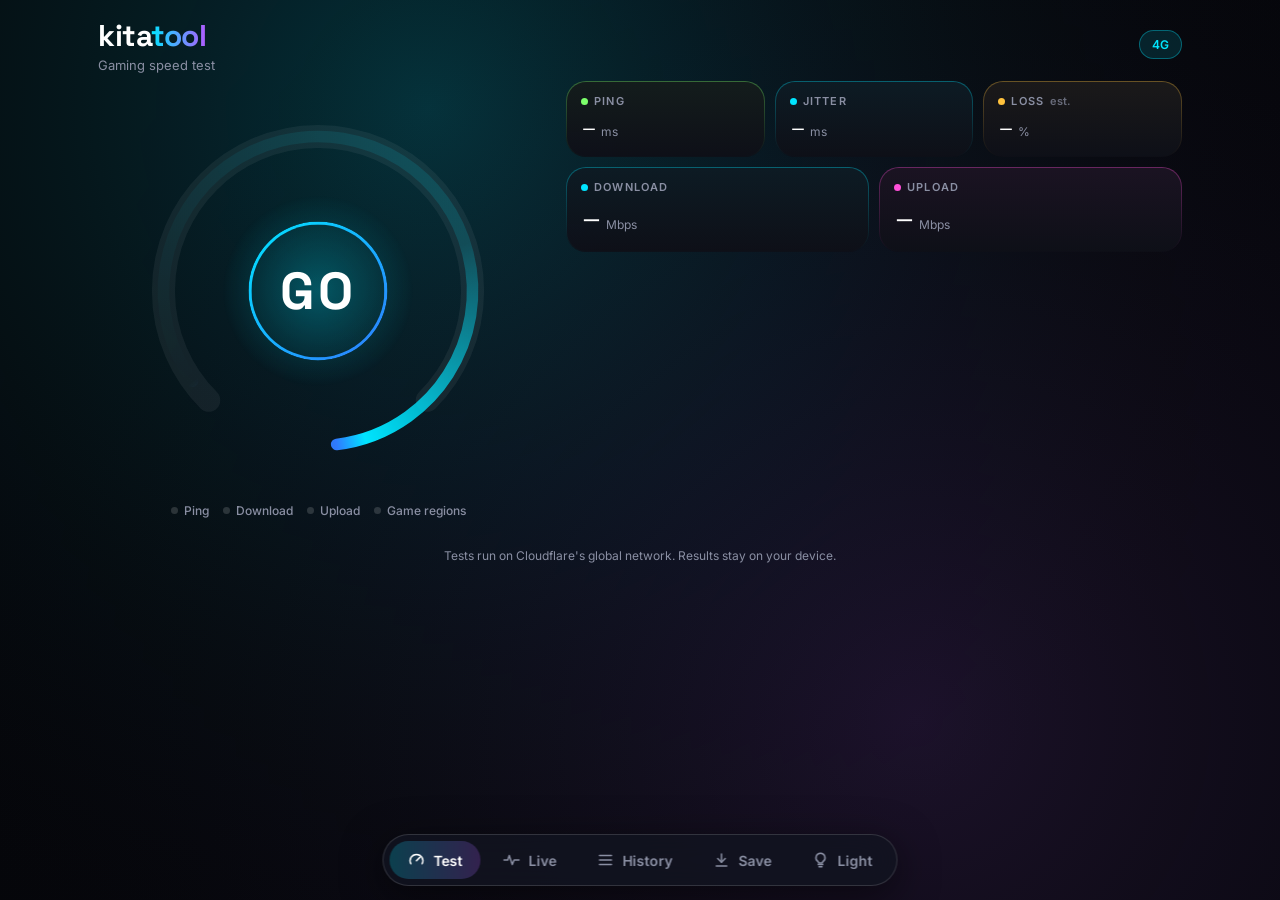
<file: index.html>
<!doctype html>
<html lang="en">
<head>
  <meta charset="utf-8">
  <meta name="viewport" content="width=device-width, initial-scale=1, viewport-fit=cover">
  <title>Kitatool — Gaming Speed Test</title>
  <meta name="description" content="Free gaming speed test: ping, jitter, packet loss, lag under load, download and upload speed, plus ping to game server regions. Find out if your internet is ready for ranked.">
  <meta name="theme-color" content="#06070B">
  <meta property="og:title" content="Kitatool — Gaming Speed Test">
  <meta property="og:description" content="Is your connection ready for ranked? Ping, jitter, lag under load and game-region pings in 30 seconds.">
  <meta property="og:url" content="https://kitatool.com/">
  <meta property="og:type" content="website">
  <link rel="canonical" href="https://kitatool.com/">
  <link rel="icon" href="icon.svg" type="image/svg+xml">
  <link rel="apple-touch-icon" href="icon.svg">
  <link rel="manifest" href="manifest.webmanifest">
  <link rel="preconnect" href="https://fonts.googleapis.com">
  <link rel="preconnect" href="https://fonts.gstatic.com" crossorigin>
  <link href="https://fonts.googleapis.com/css2?family=Inter:wght@300;400;500;600;700&family=Space+Grotesk:wght@300;400;500;700&display=swap" rel="stylesheet">
  <link rel="preconnect" href="https://speed.cloudflare.com" crossorigin>
  <link rel="stylesheet" href="style.css">
</head>
<body>
  <canvas id="aurora" aria-hidden="true"></canvas>

  <!-- ============================== TEST ============================== -->
  <main id="tab-test" class="tab active">
    <header class="top">
      <div>
        <h1 class="brand">kita<span>tool</span></h1>
        <p id="subline" class="dim">Gaming speed test</p>
      </div>
      <span id="netChip" class="chip">Detecting…</span>
    </header>

    <div class="test-layout">
      <section class="gauge-col">
        <div class="gauge-wrap">
          <canvas id="gauge"></canvas>
          <button id="goBtn" class="go" aria-label="Start speed test"><span>GO</span></button>
          <div id="readout" class="readout hidden">
            <div id="readValue" class="read-value">0</div>
            <div id="readUnit" class="dim">Mbps</div>
            <div id="readPhase" class="read-phase">PING</div>
          </div>
        </div>
        <div class="steps" id="steps">
          <span data-p="ping" style="--c:var(--lime)"><i></i>Ping</span>
          <span data-p="download" style="--c:var(--cyan)"><i></i>Download</span>
          <span data-p="upload" style="--c:var(--pink)"><i></i>Upload</span>
          <span data-p="regions" style="--c:var(--amber)"><i></i>Game regions</span>
        </div>
        <button id="cancelBtn" class="ghost hidden">Cancel test</button>
      </section>

      <section class="info-col">
        <div id="errorCard" class="card glow-red hidden">
          <div class="card-title red">Test stopped</div>
          <p id="errorText" class="dim"></p>
        </div>

        <div id="graphCard" class="card hidden">
          <div id="graphTitle" class="section">Download · live</div>
          <canvas id="graph" class="graph"></canvas>
        </div>

        <div class="tiles">
          <div class="tile" style="--c:var(--lime)"><div class="tl"><i></i>Ping</div><div class="tv"><b id="vPing">–</b><small>ms</small></div></div>
          <div class="tile" style="--c:var(--cyan)"><div class="tl"><i></i>Jitter</div><div class="tv"><b id="vJitter">–</b><small>ms</small></div></div>
          <div class="tile" style="--c:var(--amber)"><div class="tl"><i></i>Loss <em>est.</em></div><div class="tv"><b id="vLoss">–</b><small>%</small></div></div>
        </div>
        <div class="tiles two">
          <div class="tile big" style="--c:var(--cyan)"><div class="tl"><i></i>Download</div><div class="tv"><b id="vDown">–</b><small>Mbps</small></div></div>
          <div class="tile big" style="--c:var(--pink)"><div class="tl"><i></i>Upload</div><div class="tv"><b id="vUp">–</b><small>Mbps</small></div></div>
        </div>

        <div id="results" class="hidden">
          <div class="card" id="scoreCard">
            <div class="section">Gaming score</div>
            <div class="score-row">
              <div class="score-ring">
                <canvas id="scoreRing" width="216" height="216"></canvas>
                <div class="score-mid"><b id="grade">A</b><small id="scoreNum">0/100</small></div>
              </div>
              <div class="score-text">
                <p id="verdict" class="verdict"></p>
                <div class="kv"><span>Lag when busy</span><b id="kBloat">–</b></div>
                <div class="kv"><span>Ping while downloading</span><b id="kLd">–</b></div>
                <div class="kv"><span>Ping while uploading</span><b id="kLu">–</b></div>
              </div>
            </div>
            <p class="note">“Lag when busy” is how much your ping rises when someone on your network is streaming or downloading. Under 30 ms is great for gaming.</p>
          </div>

          <div class="card">
            <div class="section">Ready for</div>
            <div id="readiness"></div>
          </div>

          <div class="card">
            <div class="section">Ping to game server regions</div>
            <div id="regions"></div>
            <p class="note">Measured to cloud data centres that host many online games. Pick the lowest region in your game's settings when you can.</p>
          </div>

          <div class="card">
            <div class="section">Connection</div>
            <div id="conn"></div>
          </div>

          <div class="actions">
            <button id="againBtn" class="cta">TEST AGAIN</button>
            <button id="shareBtn" class="ghost">Share result</button>
          </div>
        </div>
      </section>
    </div>
  </main>

  <!-- ============================== LIVE ============================== -->
  <main id="tab-live" class="tab">
    <header class="top">
      <div>
        <h1 class="brand">Live <span>Ping</span></h1>
        <p class="dim">Watch lag spikes and packet loss in real time</p>
      </div>
    </header>
    <div class="narrow">
      <div id="targets" class="targets"></div>
      <div class="live-big">
        <div id="liveNow" class="live-now">—</div>
        <div id="liveSub" class="dim">Tap start to monitor</div>
      </div>
      <div class="card" id="liveCard"><canvas id="bars" class="bars"></canvas></div>
      <div class="tiles">
        <div class="tile sm"><div class="tl">Average</div><div class="tv"><b id="lAvg">–</b><small>ms</small></div></div>
        <div class="tile sm"><div class="tl">Best</div><div class="tv"><b id="lMin">–</b><small>ms</small></div></div>
        <div class="tile sm"><div class="tl">Worst</div><div class="tv"><b id="lMax">–</b><small>ms</small></div></div>
      </div>
      <div class="tiles">
        <div class="tile sm"><div class="tl">Jitter</div><div class="tv"><b id="lJit">–</b><small>ms</small></div></div>
        <div class="tile sm"><div class="tl">Loss</div><div class="tv"><b id="lLoss">–</b><small>%</small></div></div>
        <div class="tile sm"><div class="tl">Spikes</div><div class="tv"><b id="lSpk">0</b></div></div>
      </div>
      <div class="actions"><button id="liveBtn" class="cta live">START</button></div>
    </div>
  </main>

  <!-- ============================== HISTORY ============================== -->
  <main id="tab-history" class="tab">
    <header class="top">
      <div>
        <h1 class="brand">His<span>tory</span></h1>
        <p id="histCount" class="dim">0 tests</p>
      </div>
      <button id="clearBtn" class="ghost red hidden">Clear</button>
    </header>
    <div class="narrow" id="histList"></div>
  </main>

  <nav class="tabbar">
    <button data-tab="test" class="sel"><svg viewBox="0 0 24 24"><path d="M4.5 17a8.5 8.5 0 1 1 15 0"/><path d="M12 13l4.5-4.5"/></svg><span>Test</span></button>
    <button data-tab="live"><svg viewBox="0 0 24 24"><path d="M2 12h5l2-6 4 12 2.5-6H22"/></svg><span>Live</span></button>
    <button data-tab="history"><svg viewBox="0 0 24 24"><path d="M4 6h16M4 12h16M4 18h16"/></svg><span>History</span></button>
    <a href="save.html"><svg viewBox="0 0 24 24"><path d="M12 4v11"/><path d="M7 10l5 5 5-5"/><path d="M5 20h14"/></svg><span>Save</span></a>
    <a href="nepa.html"><svg viewBox="0 0 24 24"><path d="M9 18h6M10 21h4"/><path d="M12 3a6 6 0 0 0-3.5 10.9c.6.5 1 1.2 1 2.1h5c0-.9.4-1.6 1-2.1A6 6 0 0 0 12 3z"/></svg><span>Light</span></a>
  </nav>

  <footer class="foot dim">Tests run on Cloudflare's global network. Results stay on your device.</footer>

  <script src="app.js"></script>
</body>
</html>
</file>
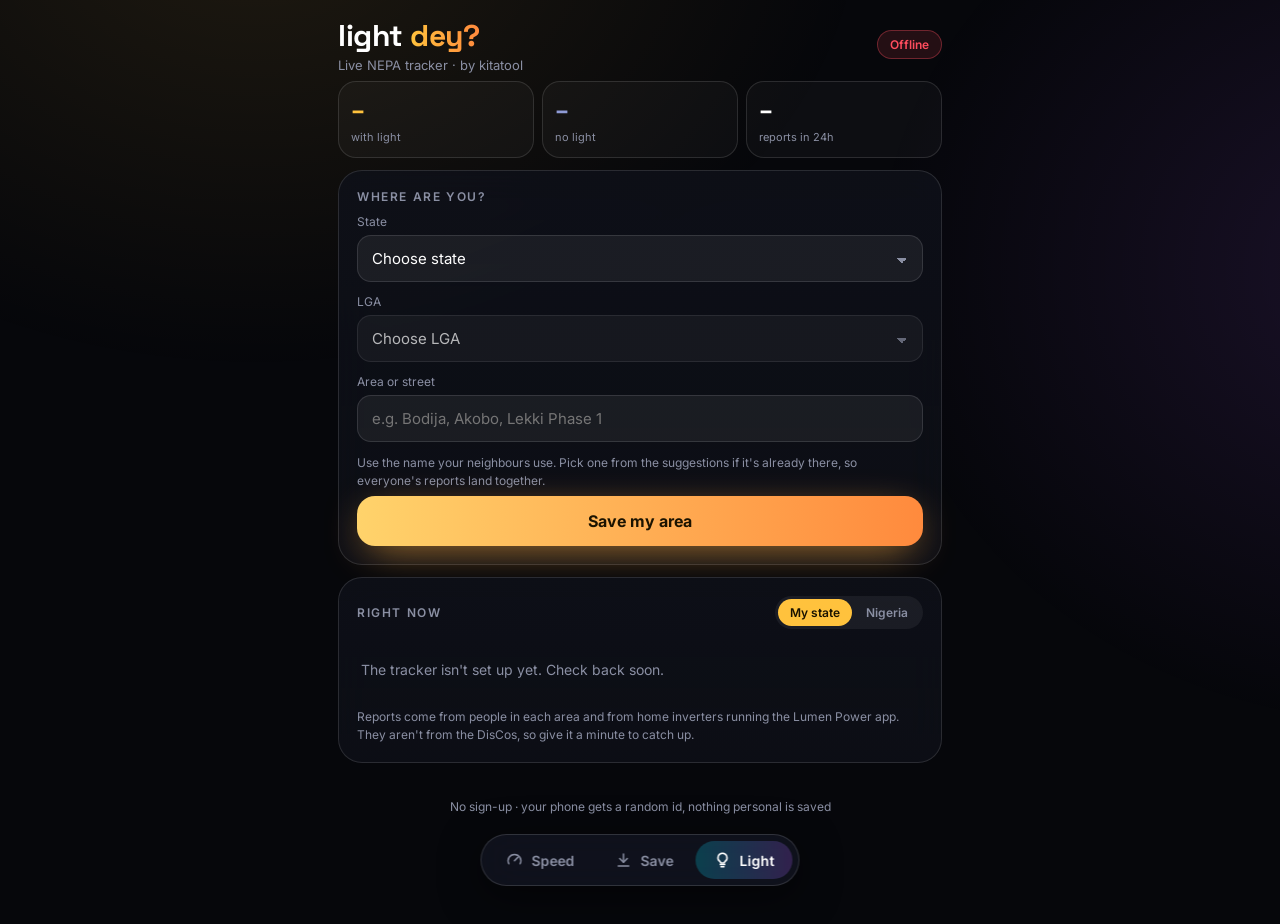
<file: nepa.html>
<!doctype html>
<html lang="en">
<head>
  <meta charset="utf-8">
  <meta name="viewport" content="width=device-width, initial-scale=1, viewport-fit=cover">
  <title>Light Dey? — Live NEPA tracker for your area</title>
  <meta name="description" content="Is there light in your area right now? See live NEPA status by area across Nigeria, hours of light today, and report when light comes or goes.">
  <meta name="theme-color" content="#06070B">
  <meta property="og:title" content="Light Dey? — live NEPA tracker">
  <meta property="og:description" content="See if there's light in your area right now, and how many hours you got today. Tap when light comes or goes.">
  <meta property="og:url" content="https://kitatool.com/nepa.html">
  <meta property="og:type" content="website">
  <link rel="canonical" href="https://kitatool.com/nepa.html">
  <link rel="icon" href="icon.svg" type="image/svg+xml">
  <link rel="apple-touch-icon" href="icon.svg">
  <link rel="manifest" href="manifest.webmanifest">
  <link rel="preconnect" href="https://fonts.googleapis.com">
  <link rel="preconnect" href="https://fonts.gstatic.com" crossorigin>
  <link href="https://fonts.googleapis.com/css2?family=Inter:wght@300;400;500;600;700&family=Space+Grotesk:wght@300;400;500;700&display=swap" rel="stylesheet">
  <link rel="stylesheet" href="style.css">
  <link rel="stylesheet" href="nepa.css">
</head>
<body class="nepa-page">
  <div class="nepa-bg" aria-hidden="true"></div>

  <main class="tab active narrow">
    <header class="top">
      <div>
        <h1 class="brand">light <span>dey?</span></h1>
        <p class="dim">Live NEPA tracker · by kitatool</p>
      </div>
      <span id="liveChip" class="chip" style="--c:var(--dim)">Loading…</span>
    </header>

    <!-- national pulse -->
    <section class="pulse" id="pulse">
      <div><b id="pOn">–</b><small>with light</small></div>
      <div><b id="pOff">–</b><small>no light</small></div>
      <div><b id="pRep">–</b><small>reports in 24h</small></div>
    </section>

    <!-- my area -->
    <section id="mine" class="card mine hidden">
      <div class="mine-top">
        <div class="mine-where">
          <div class="section" id="mineWhere">My area</div>
          <div class="mine-hood" id="mineHood"></div>
        </div>
        <button class="ghost" id="changeBtn">Change</button>
      </div>

      <div class="bulb-row">
        <div class="bulb" id="bulb" aria-hidden="true">
          <svg viewBox="0 0 64 64"><path class="glass" d="M32 6a19 19 0 0 0-11 34.5c2 1.5 3 3.6 3 6V49h16v-2.5c0-2.4 1-4.5 3-6A19 19 0 0 0 32 6z"/><path class="fil" d="M26 33l3-5 3 5 3-5 3 5"/><path class="base" d="M24 53h16M26 58h12"/></svg>
          <i class="rays"></i>
        </div>
        <div>
          <div class="verdict" id="verdict">…</div>
          <div class="since dim" id="since"></div>
        </div>
      </div>

      <div class="today">
        <div class="today-head"><span>Light today</span><b id="todayHrs">–</b></div>
        <div class="today-bar"><i id="todayFill"></i></div>
      </div>

      <div class="week" id="week"></div>

      <div class="report">
        <button class="rep on" id="repOn"><span>💡</span>Light don come</button>
        <button class="rep off" id="repOff"><span>🌑</span>Light don go</button>
      </div>
      <button class="share" id="shareBtn">Share my area's light on X</button>
    </section>

    <!-- set area -->
    <section id="setup" class="card hidden">
      <div class="section">Where are you?</div>
      <label class="fld"><span>State</span><select id="selState"></select></label>
      <label class="fld"><span>LGA</span><select id="selLga"></select></label>
      <label class="fld"><span>Area or street</span>
        <input id="inHood" list="hoodList" maxlength="40" placeholder="e.g. Bodija, Akobo, Lekki Phase 1" autocomplete="off">
      </label>
      <datalist id="hoodList"></datalist>
      <p class="note">Use the name your neighbours use. Pick one from the suggestions if it's already there, so everyone's reports land together.</p>
      <button class="save-go" id="saveArea"><span>Save my area</span></button>
    </section>

    <section id="errCard" class="card glow-red hidden">
      <div class="card-title red" id="errTitle">Something went wrong</div>
      <p class="dim small" id="errText"></p>
    </section>

    <!-- board -->
    <section class="card board">
      <div class="board-head">
        <div class="section">Right now</div>
        <div class="seg" id="scope">
          <button data-s="state" class="sel">My state</button>
          <button data-s="all">Nigeria</button>
        </div>
      </div>
      <div id="boardList" class="board-list"></div>
      <p class="note">Reports come from people in each area and from home inverters running the Lumen Power app. They aren't from the DisCos, so give it a minute to catch up.</p>
    </section>

    <p class="foot dim">No sign-up · your phone gets a random id, nothing personal is saved</p>
  </main>

  <nav class="tabbar">
    <a href="./"><svg viewBox="0 0 24 24"><path d="M4.5 17a8.5 8.5 0 1 1 15 0"/><path d="M12 13l4.5-4.5"/></svg><span>Speed</span></a>
    <a href="save.html"><svg viewBox="0 0 24 24"><path d="M12 4v11"/><path d="M7 10l5 5 5-5"/><path d="M5 20h14"/></svg><span>Save</span></a>
    <a href="nepa.html" class="sel"><svg viewBox="0 0 24 24"><path d="M9 18h6M10 21h4"/><path d="M12 3a6 6 0 0 0-3.5 10.9c.6.5 1 1.2 1 2.1h5c0-.9.4-1.6 1-2.1A6 6 0 0 0 12 3z"/></svg><span>Light</span></a>
  </nav>

  <script src="nepa.js"></script>
</body>
</html>
</file>
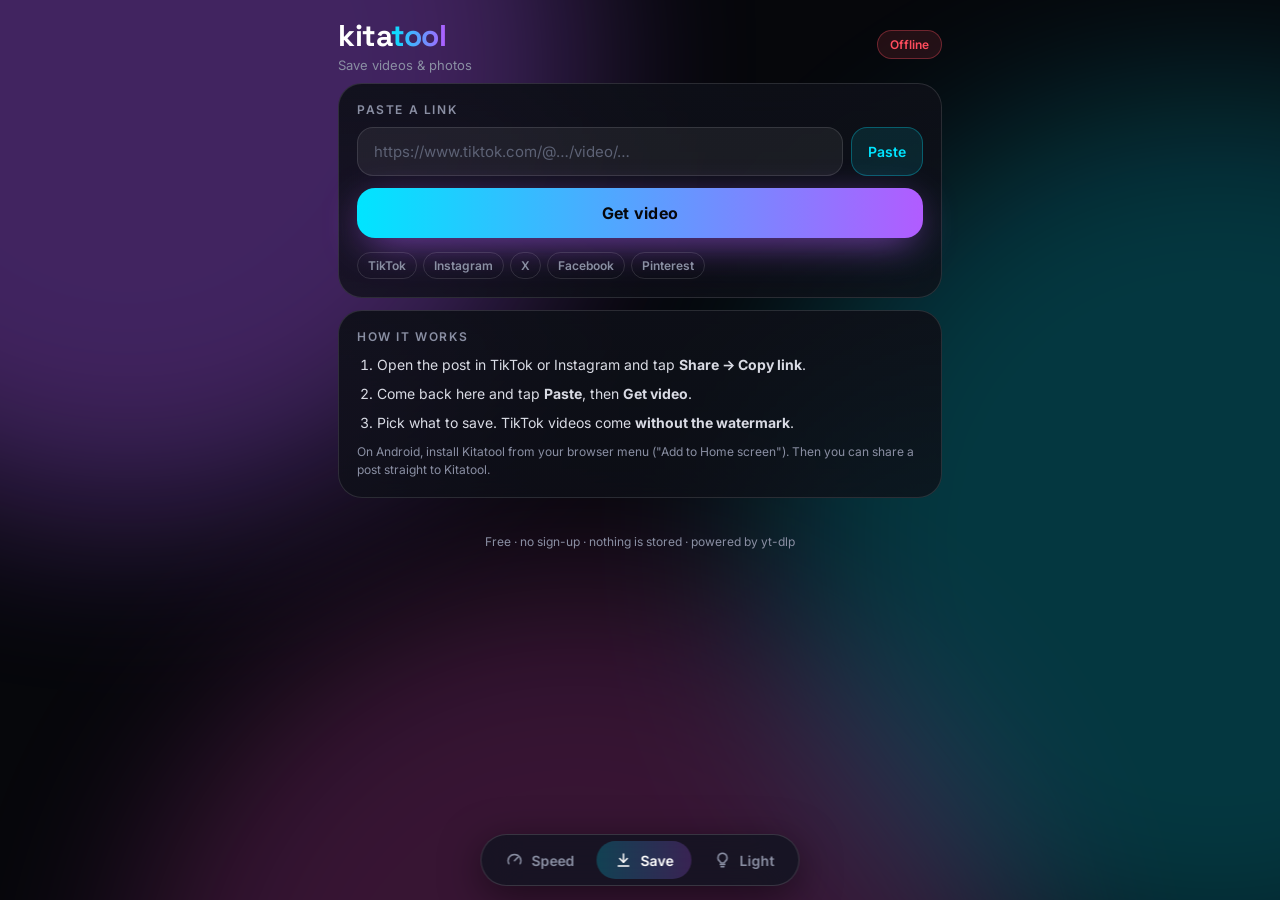
<file: save.html>
<!doctype html>
<html lang="en">
<head>
  <meta charset="utf-8">
  <meta name="viewport" content="width=device-width, initial-scale=1, viewport-fit=cover">
  <title>Kitatool Save — TikTok & Instagram Downloader</title>
  <meta name="description" content="Paste a TikTok, Instagram, X, Facebook or Pinterest link and save the video or photos. TikTok without watermark. Free, no sign-up.">
  <meta name="theme-color" content="#06070B">
  <meta property="og:title" content="Kitatool Save — paste a link, save the video">
  <meta property="og:description" content="TikTok (no watermark), Instagram Reels and photos, X, Facebook and Pinterest. Free, no sign-up.">
  <meta property="og:url" content="https://kitatool.com/save.html">
  <meta property="og:type" content="website">
  <link rel="canonical" href="https://kitatool.com/save.html">
  <link rel="icon" href="icon.svg" type="image/svg+xml">
  <link rel="apple-touch-icon" href="icon.svg">
  <link rel="manifest" href="manifest.webmanifest">
  <link rel="preconnect" href="https://fonts.googleapis.com">
  <link rel="preconnect" href="https://fonts.gstatic.com" crossorigin>
  <link href="https://fonts.googleapis.com/css2?family=Inter:wght@300;400;500;600;700&family=Space+Grotesk:wght@300;400;500;700&display=swap" rel="stylesheet">
  <link rel="stylesheet" href="style.css">
  <link rel="stylesheet" href="save.css">
</head>
<body class="save-page">
  <div class="save-bg" aria-hidden="true"><i></i><i></i><i></i></div>

  <main class="tab active narrow">
    <header class="top">
      <div>
        <h1 class="brand">kita<span>tool</span></h1>
        <p class="dim">Save videos & photos</p>
      </div>
      <span id="srvChip" class="chip" style="--c:var(--dim)">Connecting…</span>
    </header>

    <section class="card paste-card">
      <div class="section">Paste a link</div>
      <form id="form" class="paste-row" autocomplete="off">
        <input id="url" type="url" inputmode="url" placeholder="https://www.tiktok.com/@…/video/…" aria-label="Post link" spellcheck="false">
        <button type="button" id="pasteBtn" class="paste-btn" aria-label="Paste from clipboard">Paste</button>
      </form>
      <button id="goBtn" class="save-go" type="submit" form="form"><span>Get video</span></button>
      <div class="platforms" id="platforms">
        <span data-p="tiktok">TikTok</span>
        <span data-p="instagram">Instagram</span>
        <span data-p="x">X</span>
        <span data-p="facebook">Facebook</span>
        <span data-p="pinterest">Pinterest</span>
      </div>
    </section>

    <section id="status" class="card status hidden">
      <div class="spinner"></div>
      <div>
        <div id="statusTitle" class="card-title">Reading the post…</div>
        <p id="statusText" class="dim small"></p>
      </div>
    </section>

    <section id="errorCard" class="card glow-red hidden">
      <div class="card-title red">Couldn't save that</div>
      <p id="errorText" class="dim small"></p>
    </section>

    <section id="result" class="card result hidden">
      <div class="res-head">
        <div class="res-thumb"><img id="resThumb" alt=""></div>
        <div class="res-meta">
          <span id="resPlatform" class="chip"></span>
          <div id="resAuthor" class="res-author"></div>
          <p id="resTitle" class="dim small res-title"></p>
        </div>
      </div>
      <div id="items" class="items"></div>
      <p class="note">Save your own posts, or ones you have permission to use. Re-uploading other people's videos can get your account flagged for copyright.</p>
    </section>

    <section class="card how">
      <div class="section">How it works</div>
      <ol>
        <li>Open the post in TikTok or Instagram and tap <b>Share → Copy link</b>.</li>
        <li>Come back here and tap <b>Paste</b>, then <b>Get video</b>.</li>
        <li>Pick what to save. TikTok videos come <b>without the watermark</b>.</li>
      </ol>
      <p class="note">On Android, install Kitatool from your browser menu ("Add to Home screen"). Then you can share a post straight to Kitatool.</p>
    </section>
    <p class="foot dim">Free · no sign-up · nothing is stored · powered by yt-dlp</p>
  </main>

  <nav class="tabbar">
    <a href="./"><svg viewBox="0 0 24 24"><path d="M4.5 17a8.5 8.5 0 1 1 15 0"/><path d="M12 13l4.5-4.5"/></svg><span>Speed</span></a>
    <a href="save.html" class="sel"><svg viewBox="0 0 24 24"><path d="M12 4v11"/><path d="M7 10l5 5 5-5"/><path d="M5 20h14"/></svg><span>Save</span></a>
    <a href="nepa.html"><svg viewBox="0 0 24 24"><path d="M9 18h6M10 21h4"/><path d="M12 3a6 6 0 0 0-3.5 10.9c.6.5 1 1.2 1 2.1h5c0-.9.4-1.6 1-2.1A6 6 0 0 0 12 3z"/></svg><span>Light</span></a>
  </nav>

  <script>
    // Address of the download server (Render). Change this one line if your service has a different name.
    window.KITA_SAVE_API = 'https://kitatool-save.onrender.com';
  </script>
  <script src="save.js"></script>
</body>
</html>
</file>
<file: style.css>
:root {
  --bg: #06070B;
  --card: rgba(14, 16, 24, .86);
  --edge: rgba(255, 255, 255, .12);
  --dim: #8A8FA3;
  --cyan: #00E5FF;
  --blue: #2F7BFF;
  --violet: #B15CFF;
  --pink: #FF4FD8;
  --lime: #7CFF6B;
  --amber: #FFC23D;
  --red: #FF4D5E;
  --num: 'Space Grotesk', 'Inter', system-ui, sans-serif;
}

* { box-sizing: border-box; margin: 0; padding: 0; }
html, body { background: var(--bg); color: #fff; }
body {
  font-family: 'Inter', system-ui, -apple-system, sans-serif;
  min-height: 100vh;
  -webkit-font-smoothing: antialiased;
  -webkit-tap-highlight-color: transparent;
  padding-bottom: calc(110px + env(safe-area-inset-bottom));
  overflow-x: hidden;
}
button { font: inherit; color: inherit; background: none; border: 0; cursor: pointer; }
.hidden { display: none !important; }
.dim { color: var(--dim); }
.red { color: var(--red); }

#aurora { position: fixed; inset: 0; width: 100%; height: 100%; z-index: 0; pointer-events: none; }

.tab { display: none; position: relative; z-index: 1; max-width: 1120px; margin: 0 auto; padding: 16px 18px 0; padding-top: calc(16px + env(safe-area-inset-top)); }
.tab.active { display: block; animation: fade .35s ease; }
@keyframes fade { from { opacity: 0; transform: translateY(6px); } to { opacity: 1; transform: none; } }

.top { display: flex; align-items: center; justify-content: space-between; gap: 12px; margin-bottom: 8px; }
.brand { font-family: var(--num); font-size: 30px; font-weight: 700; letter-spacing: -.5px; }
.brand span { background: linear-gradient(90deg, var(--cyan), var(--violet)); -webkit-background-clip: text; background-clip: text; color: transparent; }
.top p { font-size: 13px; margin-top: 2px; max-width: 70vw; white-space: nowrap; overflow: hidden; text-overflow: ellipsis; }

.chip {
  display: inline-block; font-size: 12px; font-weight: 600; padding: 6px 12px; border-radius: 999px;
  color: var(--c, var(--cyan)); background: color-mix(in srgb, var(--c, var(--cyan)) 12%, transparent);
  border: 1px solid color-mix(in srgb, var(--c, var(--cyan)) 35%, transparent); white-space: nowrap;
}

/* ------------------------------------------------------------- layout */
.test-layout { display: grid; gap: 14px; }
.narrow { max-width: 640px; margin: 0 auto; }
@media (min-width: 1000px) {
  .test-layout { grid-template-columns: 440px 1fr; align-items: start; gap: 28px; }
  .gauge-col { position: sticky; top: 20px; }
}

/* ------------------------------------------------------------- gauge */
.gauge-col { display: flex; flex-direction: column; align-items: center; }
.gauge-wrap { position: relative; width: min(100%, 420px); aspect-ratio: 1; }
#gauge { width: 100%; height: 100%; display: block; }
.go {
  position: absolute; left: 50%; top: 50%; width: 46%; aspect-ratio: 1; transform: translate(-50%, -50%);
  border-radius: 50%; display: grid; place-items: center;
  background: radial-gradient(circle, rgba(0, 229, 255, .28), transparent 70%);
  animation: breathe 2.8s ease-in-out infinite;
}
.go::before {
  content: ''; position: absolute; inset: 14%; border-radius: 50%; padding: 3px;
  background: linear-gradient(135deg, var(--cyan), var(--blue));
  -webkit-mask: linear-gradient(#000 0 0) content-box, linear-gradient(#000 0 0); -webkit-mask-composite: xor; mask-composite: exclude;
  box-shadow: 0 0 40px rgba(0, 229, 255, .35);
}
.go span { font-family: var(--num); font-size: clamp(36px, 9vw, 52px); font-weight: 700; letter-spacing: 4px; position: relative; }
.go:hover span { text-shadow: 0 0 24px var(--cyan); }
@keyframes breathe { 0%, 100% { transform: translate(-50%, -50%) scale(.94); } 50% { transform: translate(-50%, -50%) scale(1); } }

.readout { position: absolute; inset: 0; display: flex; flex-direction: column; align-items: center; justify-content: center; pointer-events: none; padding-bottom: 2%; }
.read-value { font-family: var(--num); font-size: clamp(46px, 13vw, 66px); font-weight: 300; line-height: 1; font-variant-numeric: tabular-nums; }
.read-phase { font-size: 12px; font-weight: 700; letter-spacing: 2px; margin-bottom: 6px; color: var(--cyan); order: -1; }

.steps { display: flex; flex-wrap: wrap; justify-content: center; gap: 14px; margin: 2px 0 6px; }
.steps span { display: flex; align-items: center; gap: 6px; font-size: 12px; font-weight: 500; color: var(--dim); }
.steps i { width: 7px; height: 7px; border-radius: 50%; background: rgba(255, 255, 255, .15); transition: .3s; }
.steps span.on { color: #fff; }
.steps span.on i { background: var(--c); box-shadow: 0 0 10px var(--c); }
.steps span.active { font-weight: 700; }
.steps span.active i { width: 9px; height: 9px; }

/* ------------------------------------------------------------- cards */
.card {
  background: linear-gradient(180deg, rgba(14, 16, 24, .92), rgba(14, 16, 24, .78));
  border: 1px solid var(--edge); border-radius: 24px; padding: 18px; margin-bottom: 12px;
  backdrop-filter: blur(18px); -webkit-backdrop-filter: blur(18px);
  box-shadow: 0 0 0 0 transparent; transition: box-shadow .5s, border-color .5s;
}
.card.glow { border-color: color-mix(in srgb, var(--g) 45%, transparent); box-shadow: 0 0 40px -12px var(--g); }
.glow-red { border-color: rgba(255, 77, 94, .45); }
.card-title { font-size: 16px; font-weight: 600; }
.section { font-size: 12px; font-weight: 600; letter-spacing: 1.6px; text-transform: uppercase; color: var(--dim); margin-bottom: 10px; }
.note { font-size: 12px; color: var(--dim); margin-top: 10px; line-height: 1.5; }
.graph { width: 100%; height: 120px; display: block; }
.bars { width: 100%; height: 170px; display: block; }

.tiles { display: grid; grid-template-columns: repeat(3, 1fr); gap: 10px; margin-bottom: 10px; }
.tiles.two { grid-template-columns: 1fr 1fr; }
.tile {
  border-radius: 20px; padding: 12px 14px; background: var(--card);
  border: 1px solid transparent;
  background-image: linear-gradient(var(--card), var(--card)), linear-gradient(180deg, color-mix(in srgb, var(--c, #fff) 38%, transparent), transparent);
  background-origin: border-box; background-clip: padding-box, border-box;
}
.tl { display: flex; align-items: center; gap: 6px; font-size: 11px; font-weight: 600; letter-spacing: 1.2px; text-transform: uppercase; color: var(--dim); }
.tl i { width: 7px; height: 7px; border-radius: 50%; background: var(--c); }
.tl em { font-style: normal; text-transform: none; letter-spacing: 0; opacity: .7; }
.tv { display: flex; align-items: baseline; gap: 4px; margin-top: 2px; }
.tv b { font-family: var(--num); font-size: 26px; font-weight: 300; font-variant-numeric: tabular-nums; }
.tv small { font-size: 12px; color: var(--dim); }
.tile.big .tv b { font-size: 34px; }
.tile.sm .tv b { font-size: 22px; }

/* ------------------------------------------------------------- results */
.score-row { display: flex; gap: 18px; align-items: center; }
.score-ring { position: relative; width: 108px; height: 108px; flex: none; }
.score-ring canvas { width: 108px; height: 108px; }
.score-mid { position: absolute; inset: 0; display: flex; flex-direction: column; align-items: center; justify-content: center; }
.score-mid b { font-family: var(--num); font-size: 34px; font-weight: 700; }
.score-mid small { font-size: 11px; color: var(--dim); }
.score-text { flex: 1; min-width: 0; }
.verdict { font-size: 17px; font-weight: 600; margin-bottom: 10px; }
.kv { display: flex; justify-content: space-between; gap: 10px; font-size: 13px; padding: 3px 0; }
.kv span { color: var(--dim); }
.kv b { font-weight: 600; text-align: right; }

.ready-row { display: flex; align-items: center; justify-content: space-between; gap: 12px; padding: 8px 0; }
.ready-row b { display: block; font-size: 15px; font-weight: 500; }
.ready-row small { font-size: 12px; color: var(--dim); }

.region { display: grid; grid-template-columns: 26px 92px 1fr 70px; align-items: center; gap: 8px; padding: 6px 0; font-size: 14px; }
.region .bar { height: 8px; border-radius: 99px; background: rgba(255, 255, 255, .06); overflow: hidden; }
.region .bar i { display: block; height: 100%; border-radius: 99px; width: 0; transition: width .9s cubic-bezier(.2, .8, .2, 1); }
.region .ms { text-align: right; font-weight: 600; font-size: 13px; }

.actions { display: flex; flex-direction: column; align-items: center; gap: 8px; margin: 18px 0 8px; }
.cta {
  font-weight: 700; letter-spacing: 1.5px; font-size: 15px; color: #000; padding: 14px 36px; border-radius: 999px;
  background: linear-gradient(90deg, var(--cyan), var(--violet)); box-shadow: 0 0 34px -6px rgba(0, 229, 255, .6);
  transition: transform .15s;
}
.cta:active { transform: scale(.96); }
.cta.live { background: linear-gradient(90deg, var(--lime), var(--cyan)); padding: 15px 48px; font-size: 16px; letter-spacing: 2px; }
.cta.live.on { background: linear-gradient(90deg, rgba(255, 77, 94, .85), rgba(255, 79, 216, .85)); color: #fff; box-shadow: 0 0 34px -6px rgba(255, 77, 94, .6); }
.ghost { color: var(--dim); font-size: 14px; padding: 10px 18px; border-radius: 999px; }
.ghost:hover { background: rgba(255, 255, 255, .06); color: #fff; }
.ghost.red { color: var(--red); }

/* ------------------------------------------------------------- live */
.targets { display: flex; gap: 8px; overflow-x: auto; padding: 8px 0 4px; scrollbar-width: none; }
.targets::-webkit-scrollbar { display: none; }
.targets button { flex: none; font-size: 13px; font-weight: 600; padding: 8px 14px; border-radius: 999px; background: rgba(255, 255, 255, .07); }
.targets button.sel { background: var(--cyan); color: #000; }
.live-big { text-align: center; margin: 18px 0 14px; }
.live-now { font-family: var(--num); font-size: clamp(64px, 20vw, 96px); font-weight: 300; line-height: 1; font-variant-numeric: tabular-nums; transition: color .3s; }

/* ------------------------------------------------------------- history */
.hist-head { display: flex; align-items: center; gap: 12px; }
.hist-head .g { font-family: var(--num); font-size: 26px; font-weight: 700; min-width: 48px; }
.hist-head b { display: block; font-size: 14px; font-weight: 500; }
.hist-head small { font-size: 12px; color: var(--dim); }
.hist-stats { display: flex; justify-content: space-between; margin-top: 10px; }
.hist-stats div { font-size: 18px; font-family: var(--num); }
.hist-stats label { display: block; font-size: 11px; font-weight: 700; font-family: 'Inter'; }
.hist-stats small { font-size: 11px; color: var(--dim); font-family: 'Inter'; }

/* ------------------------------------------------------------- tab bar */
.tabbar {
  position: fixed; left: 50%; bottom: calc(14px + env(safe-area-inset-bottom)); transform: translateX(-50%); z-index: 10;
  display: flex; gap: 4px; padding: 6px; border-radius: 999px;
  background: rgba(18, 20, 32, .82); backdrop-filter: blur(20px); -webkit-backdrop-filter: blur(20px);
  border: 1px solid rgba(255, 255, 255, .14); box-shadow: 0 10px 40px rgba(0, 0, 0, .5);
}
.tabbar button, .tabbar a { text-decoration: none; display: flex; align-items: center; gap: 8px; padding: 10px 18px; border-radius: 999px; color: var(--dim); font-size: 14px; font-weight: 600; transition: .2s; }
.tabbar button.sel, .tabbar a.sel { color: #fff; background: linear-gradient(90deg, rgba(0, 229, 255, .22), rgba(177, 92, 255, .22)); }
.tabbar svg { width: 18px; height: 18px; fill: none; stroke: currentColor; stroke-width: 2; stroke-linecap: round; stroke-linejoin: round; }

.foot { position: relative; z-index: 1; text-align: center; font-size: 12px; padding: 24px 18px 0; }

@media (max-width: 430px) {
  .tabbar button, .tabbar a { padding: 10px 12px; gap: 6px; }
  .tabbar :is(button, a):not(.sel) span { display: none; }
}
@media (max-width: 380px) {
  .region { grid-template-columns: 24px 78px 1fr 62px; font-size: 13px; }
}
@media (prefers-reduced-motion: reduce) {
  .go { animation: none; }
}
</file>
<file: nepa.css>
/* Light Dey? page. Builds on style.css. */
.nepa-page { --sun: #FFC23D; --sun2: #FF8A3D; }
.nepa-bg { position: fixed; inset: 0; z-index: 0; pointer-events: none; transition: background 1.2s ease;
  background: radial-gradient(80vmax 60vmax at 20% -10%, rgba(255, 194, 61, .10), transparent 60%),
              radial-gradient(70vmax 60vmax at 110% 30%, rgba(177, 92, 255, .12), transparent 60%); }
.nepa-page.lit .nepa-bg { background: radial-gradient(90vmax 70vmax at 30% -10%, rgba(255, 194, 61, .28), transparent 60%),
              radial-gradient(70vmax 60vmax at 110% 40%, rgba(255, 138, 61, .14), transparent 60%); }
.nepa-page.dark .nepa-bg { background: radial-gradient(80vmax 60vmax at 30% -10%, rgba(80, 90, 140, .16), transparent 60%),
              radial-gradient(70vmax 60vmax at 110% 40%, rgba(177, 92, 255, .08), transparent 60%); }
.nepa-page .brand span { background: linear-gradient(90deg, var(--sun), var(--sun2)); -webkit-background-clip: text; background-clip: text; }
.small { font-size: 13px; line-height: 1.5; }

.pulse { position: relative; z-index: 1; display: grid; grid-template-columns: repeat(3, 1fr); gap: 8px; margin: 6px 0 12px; }
.pulse div { border: 1px solid var(--edge); border-radius: 18px; padding: 12px; background: rgba(255, 255, 255, .03); }
.pulse b { display: block; font-family: var(--num); font-size: 24px; }
.pulse div:nth-child(1) b { color: var(--sun); }
.pulse div:nth-child(2) b { color: #8f9bd6; }
.pulse small { color: var(--dim); font-size: 11px; }

.mine-top { display: flex; justify-content: space-between; align-items: flex-start; gap: 8px; }
.mine-where .section { margin-bottom: 2px; }
.mine-hood { font-family: var(--num); font-size: 24px; font-weight: 700; line-height: 1.15; }
.mine .ghost { padding: 6px 12px; font-size: 13px; }

.bulb-row { display: flex; align-items: center; gap: 18px; margin: 14px 0 6px; }
.bulb { position: relative; width: 84px; height: 84px; flex: none; display: grid; place-items: center; border-radius: 50%; background: rgba(255, 255, 255, .04); transition: .6s; }
.bulb svg { width: 56px; height: 56px; position: relative; z-index: 1; fill: none; stroke: #5b6080; stroke-width: 2.4; stroke-linecap: round; stroke-linejoin: round; transition: .6s; }
.bulb .rays { position: absolute; inset: -6px; border-radius: 50%; opacity: 0; border: 2px solid rgba(255, 194, 61, .5); transition: opacity .6s; }
.mine.on .bulb { background: radial-gradient(circle, rgba(255, 194, 61, .45), rgba(255, 138, 61, .08) 65%); box-shadow: 0 0 60px -6px rgba(255, 194, 61, .7); }
.mine.on .bulb svg { stroke: #fff4cf; }
.mine.on .bulb .glass { fill: rgba(255, 214, 120, .55); }
.mine.on .bulb .rays { opacity: 1; animation: ripple 2.6s ease-out infinite; }
.mine.on .bulb .fil { stroke: #fff; filter: drop-shadow(0 0 4px #fff); }
@keyframes ripple { from { transform: scale(.85); opacity: .9; } to { transform: scale(1.45); opacity: 0; } }
.verdict { font-family: var(--num); font-size: 30px; font-weight: 700; letter-spacing: -.5px; }
.mine.on .verdict { color: var(--sun); text-shadow: 0 0 24px rgba(255, 194, 61, .5); }
.mine.off .verdict { color: #aab3e6; }
.since { font-size: 13px; margin-top: 2px; }

.today { margin-top: 14px; }
.today-head { display: flex; justify-content: space-between; font-size: 13px; color: var(--dim); margin-bottom: 6px; }
.today-head b { color: #fff; font-family: var(--num); }
.today-bar { height: 10px; border-radius: 99px; background: rgba(255, 255, 255, .07); overflow: hidden; }
.today-bar i { display: block; height: 100%; width: 0; border-radius: 99px; background: linear-gradient(90deg, var(--sun2), var(--sun)); box-shadow: 0 0 14px rgba(255, 194, 61, .6); transition: width 1s cubic-bezier(.2, .8, .2, 1); }

.week { display: grid; grid-template-columns: repeat(7, 1fr); gap: 6px; align-items: end; height: 92px; margin-top: 16px; }
.week .d { display: flex; flex-direction: column; align-items: center; justify-content: flex-end; height: 100%; gap: 4px; }
.week .col { width: 100%; max-width: 30px; border-radius: 8px 8px 4px 4px; background: linear-gradient(180deg, var(--sun), var(--sun2)); min-height: 3px; opacity: .85; transition: height .8s cubic-bezier(.2, .8, .2, 1); }
.week .d.today .col { opacity: 1; box-shadow: 0 0 16px rgba(255, 194, 61, .5); }
.week .d.none .col { background: rgba(255, 255, 255, .08); }
.week small { font-size: 10px; color: var(--dim); }
.week b { font-size: 10px; color: #d9dbe4; font-weight: 600; }

.report { display: grid; grid-template-columns: 1fr 1fr; gap: 8px; margin-top: 16px; }
.rep { display: flex; flex-direction: column; align-items: center; gap: 4px; padding: 14px 8px; border-radius: 18px; font-size: 14px; font-weight: 700; transition: transform .15s, box-shadow .3s; }
.rep span { font-size: 22px; }
.rep.on { color: #1b1300; background: linear-gradient(135deg, #FFD36B, var(--sun2)); box-shadow: 0 10px 30px -12px rgba(255, 170, 61, .9); }
.rep.off { color: #dfe3ff; background: rgba(120, 130, 200, .14); border: 1px solid rgba(150, 160, 230, .3); }
.rep:active { transform: scale(.97); }
.rep:disabled { opacity: .55; }
.rep.picked { outline: 2px solid #fff; outline-offset: 2px; }
.share { width: 100%; margin-top: 10px; padding: 12px; border-radius: 16px; font-size: 14px; font-weight: 600; color: #fff; background: rgba(255, 255, 255, .06); border: 1px solid var(--edge); }

.fld { display: block; margin-bottom: 12px; }
.fld span { display: block; font-size: 12px; color: var(--dim); margin-bottom: 6px; }
.fld select, .fld input { width: 100%; font: inherit; font-size: 15px; color: #fff; background: rgba(255, 255, 255, .06); border: 1px solid var(--edge); border-radius: 14px; padding: 13px 14px; outline: none; appearance: none; -webkit-appearance: none; }
.fld select { background-image: linear-gradient(45deg, transparent 50%, var(--dim) 50%), linear-gradient(135deg, var(--dim) 50%, transparent 50%); background-position: calc(100% - 20px) 55%, calc(100% - 15px) 55%; background-size: 5px 5px; background-repeat: no-repeat; }
.fld select option { background: #12141f; }
.fld input:focus, .fld select:focus { border-color: rgba(255, 194, 61, .6); box-shadow: 0 0 0 4px rgba(255, 194, 61, .12); }
.save-go { width: 100%; margin-top: 6px; padding: 15px; border-radius: 18px; font-size: 16px; font-weight: 700; color: #1b1300; background: linear-gradient(90deg, #FFD36B, var(--sun2)); box-shadow: 0 10px 40px -12px rgba(255, 170, 61, .9); }

.board-head { display: flex; justify-content: space-between; align-items: center; }
.board-head .section { margin: 0; }
.seg { display: flex; gap: 2px; padding: 3px; border-radius: 999px; background: rgba(255, 255, 255, .06); }
.seg button { font-size: 12px; font-weight: 600; color: var(--dim); padding: 6px 12px; border-radius: 999px; }
.seg button.sel { color: #1b1300; background: var(--sun); }
.board-list { margin-top: 12px; display: grid; }
.row { display: grid; grid-template-columns: 12px 1fr auto; gap: 12px; align-items: center; padding: 11px 2px; border-top: 1px solid rgba(255, 255, 255, .06); }
.row:first-child { border-top: 0; }
.row .dot { width: 10px; height: 10px; border-radius: 50%; background: #5b6080; }
.row.on .dot { background: var(--sun); box-shadow: 0 0 10px var(--sun); animation: glow 2.4s ease-in-out infinite; }
@keyframes glow { 50% { box-shadow: 0 0 2px var(--sun); } }
.row b { display: block; font-size: 15px; font-weight: 600; overflow: hidden; text-overflow: ellipsis; white-space: nowrap; }
.row small { color: var(--dim); font-size: 12px; }
.row .rt { text-align: right; }
.row .st { font-size: 13px; font-weight: 700; color: #aab3e6; }
.row.on .st { color: var(--sun); }
.row.stale .st { opacity: .6; }
.row.me b::after { content: ' · you'; color: var(--sun); font-weight: 500; font-size: 12px; }
.empty { padding: 18px 4px; color: var(--dim); font-size: 14px; line-height: 1.5; }

.toast { position: fixed; left: 50%; bottom: calc(86px + env(safe-area-inset-bottom)); transform: translate(-50%, 20px); z-index: 20; opacity: 0; transition: .3s; padding: 10px 16px; border-radius: 16px; max-width: calc(100vw - 48px); text-align: center; font-size: 14px; font-weight: 600; background: #fff; color: #06070B; pointer-events: none; }
.toast.show { opacity: 1; transform: translate(-50%, 0); }
</file>
<file: save.css>
/* Kitatool Save page. Builds on style.css (colours, cards, chips, tab bar). */

.save-bg { position: fixed; inset: 0; z-index: 0; pointer-events: none; overflow: hidden; }
.save-bg i { position: absolute; width: 70vmax; height: 70vmax; border-radius: 50%; filter: blur(90px); opacity: .35; animation: drift 26s ease-in-out infinite alternate; }
.save-bg i:nth-child(1) { background: var(--violet); left: -25vmax; top: -30vmax; }
.save-bg i:nth-child(2) { background: var(--cyan); right: -30vmax; top: 10vh; opacity: .22; animation-duration: 32s; }
.save-bg i:nth-child(3) { background: var(--pink); left: 10vw; bottom: -45vmax; opacity: .2; animation-duration: 38s; }
@keyframes drift { to { transform: translate(6vmax, 5vmax) scale(1.08); } }

.small { font-size: 13px; line-height: 1.5; }

.paste-card { margin-top: 10px; }
.paste-row { display: flex; gap: 8px; }
.paste-row input {
  flex: 1; min-width: 0; font: inherit; font-size: 15px; color: #fff; background: rgba(255, 255, 255, .06);
  border: 1px solid var(--edge); border-radius: 16px; padding: 14px 16px; outline: none; transition: border-color .2s, box-shadow .2s;
}
.paste-row input:focus { border-color: color-mix(in srgb, var(--cyan) 60%, transparent); box-shadow: 0 0 0 4px rgba(0, 229, 255, .12); }
.paste-row input::placeholder { color: #5d6275; }
.paste-btn { padding: 0 16px; border-radius: 16px; font-size: 14px; font-weight: 600; color: var(--cyan); background: rgba(0, 229, 255, .1); border: 1px solid rgba(0, 229, 255, .3); }

.save-go {
  width: 100%; margin-top: 12px; padding: 15px; border-radius: 18px; font-size: 16px; font-weight: 700; letter-spacing: .3px;
  background: linear-gradient(90deg, var(--cyan), var(--violet), var(--pink)); background-size: 200% 100%;
  color: #06070B; box-shadow: 0 10px 40px -10px rgba(177, 92, 255, .8); transition: transform .15s, background-position .6s;
}
.save-go:hover { background-position: 100% 0; }
.save-go:active { transform: scale(.98); }
.save-go:disabled { opacity: .6; }

.platforms { display: flex; flex-wrap: wrap; gap: 6px; margin-top: 14px; }
.platforms span { font-size: 12px; font-weight: 600; color: var(--dim); padding: 5px 10px; border-radius: 999px; border: 1px solid var(--edge); transition: .25s; }
.platforms span.on { color: #06070B; background: var(--cyan); border-color: var(--cyan); box-shadow: 0 0 20px -4px var(--cyan); }

.status { display: flex; align-items: center; gap: 14px; }
.spinner { width: 28px; height: 28px; border-radius: 50%; border: 3px solid rgba(255, 255, 255, .12); border-top-color: var(--cyan); animation: spin .8s linear infinite; flex: none; }
@keyframes spin { to { transform: rotate(360deg); } }

.result { animation: pop .35s ease; }
@keyframes pop { from { opacity: 0; transform: translateY(8px) scale(.98); } to { opacity: 1; transform: none; } }
.res-head { display: flex; gap: 14px; align-items: flex-start; }
.res-thumb { width: 92px; aspect-ratio: 9 / 16; border-radius: 14px; overflow: hidden; background: rgba(255, 255, 255, .06); flex: none; }
.res-thumb img { width: 100%; height: 100%; object-fit: cover; display: block; }
.res-meta { min-width: 0; }
.res-author { font-size: 17px; font-weight: 700; margin-top: 8px; overflow: hidden; text-overflow: ellipsis; white-space: nowrap; }
.res-title { margin-top: 4px; display: -webkit-box; -webkit-line-clamp: 4; -webkit-box-orient: vertical; overflow: hidden; }

.items { display: grid; gap: 8px; margin-top: 16px; }
.item {
  position: relative; overflow: hidden; display: flex; align-items: center; gap: 12px; width: 100%; text-align: left;
  padding: 12px 14px; border-radius: 16px; background: rgba(255, 255, 255, .05); border: 1px solid var(--edge); transition: .2s;
}
.item:hover { border-color: color-mix(in srgb, var(--c) 50%, transparent); }
.item .ic { width: 38px; height: 38px; border-radius: 12px; display: grid; place-items: center; flex: none; color: var(--c); background: color-mix(in srgb, var(--c) 16%, transparent); overflow: hidden; }
.item .ic img { width: 100%; height: 100%; object-fit: cover; }
.item .ic svg { width: 20px; height: 20px; fill: none; stroke: currentColor; stroke-width: 2; stroke-linecap: round; stroke-linejoin: round; }
.item .tx { flex: 1; min-width: 0; }
.item .tx b { display: block; font-size: 15px; }
.item .tx small { color: var(--dim); font-size: 12px; }
.item .dl { font-size: 13px; font-weight: 700; color: var(--c); }
.item .bar { position: absolute; left: 0; bottom: 0; height: 3px; width: 0; background: var(--c); box-shadow: 0 0 12px var(--c); transition: width .2s; }
.item.done .dl::before { content: '✓ '; }

.how ol { padding-left: 20px; display: grid; gap: 8px; font-size: 14px; line-height: 1.5; color: #d9dbe4; }
</file>
